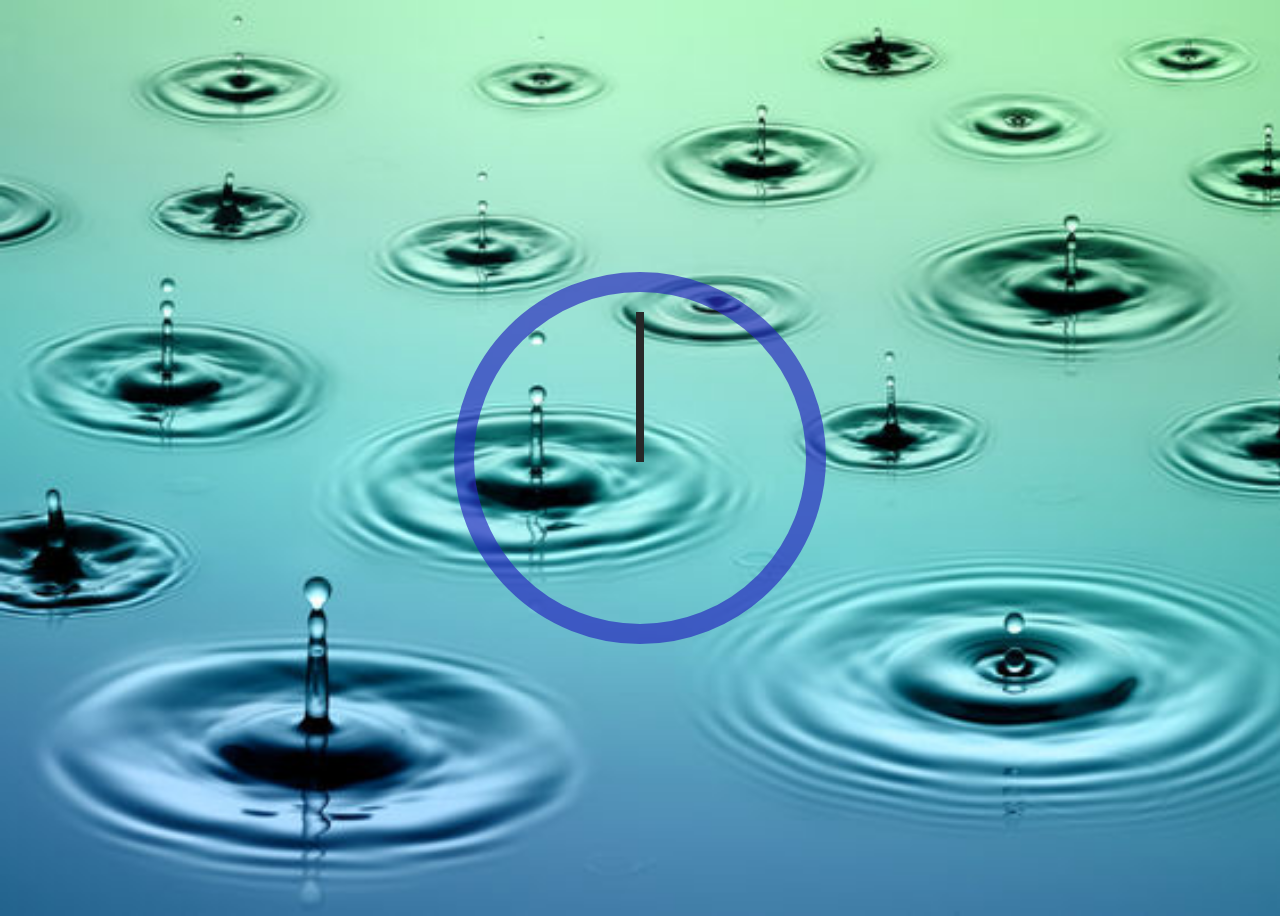
<file: CSS-JS-clock/index.html>
<!DOCTYPE html>
<html lang="en">

<head>
    <meta charset="UTF-8">
    <meta name="viewport" content="width=device-width, initial-scale=1.0">
    <meta http-equiv="X-UA-Compatible" content="ie=edge">
    <title>Clock</title>
    <link rel="stylesheet" href="clockStyle.css" />
</head>

<body>
    <div class="clock">
        <div class="clock-design">
            <div class="hand hours-hand"></div>
            <div class="hand minutes-hand"></div>
            <div class="hand seconds-hand"></div>
        </div>
    </div>

    <script type="text/javascript" src="clockDom.js" ></script>
</body>

</html>
</file>
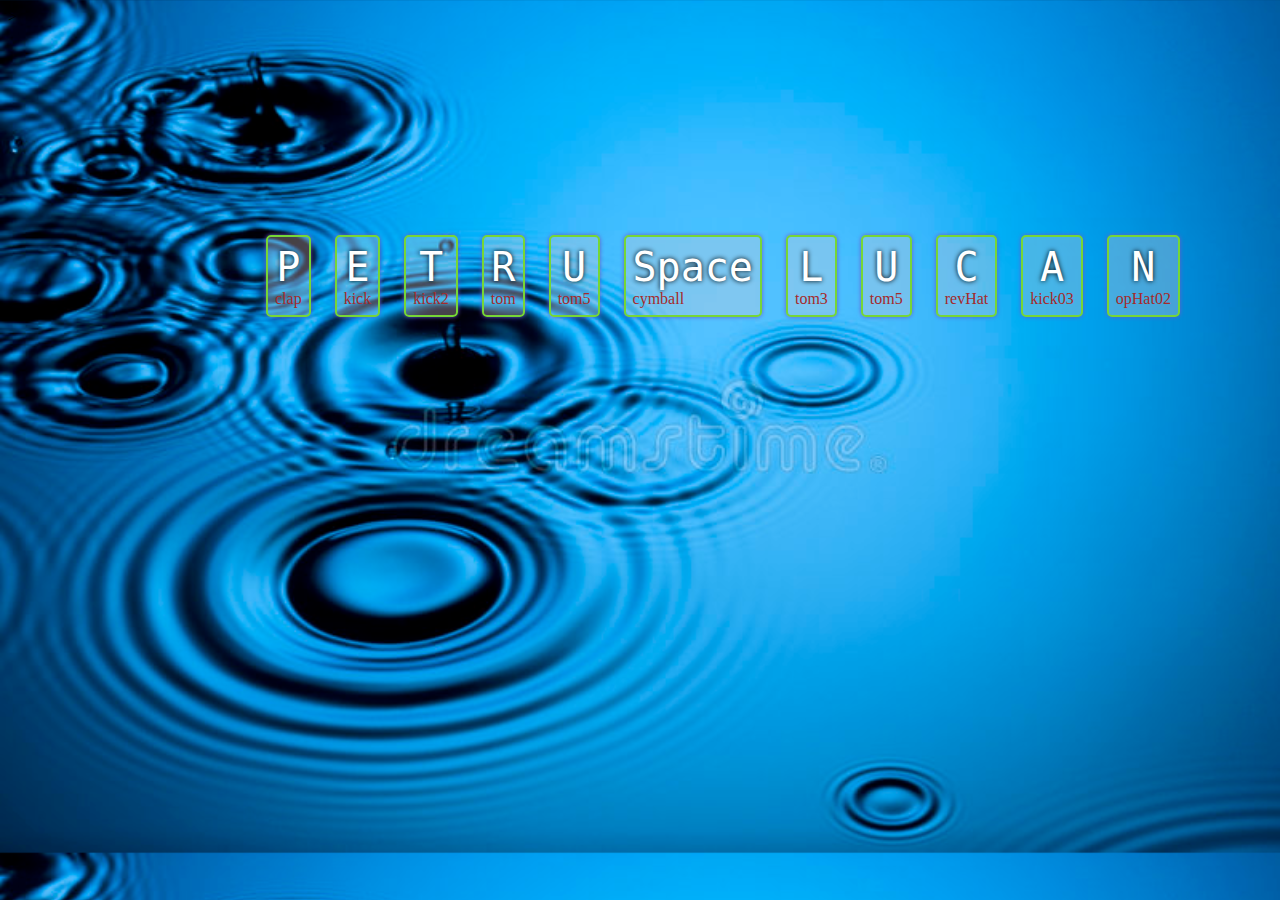
<file: drumKIT/index.html>
<!DOCTYPE html>
<html lang="en">

<head>
    <meta charset="UTF-8">
    <meta name="viewport" content="width=device-width, initial-scale=1.0">
    <meta http-equiv="X-UA-Compatible" content="ie=edge">
    <title>Drum-kit</title>
    <link rel="stylesheet" href="drumStyle.css" />
</head>

<body>
    <div class="keys">
        <div data-key="80" class="key">
            <kbd>P</kbd>
            <span class="sound">clap</span>
        </div>

        <div data-key="69" class="key">
            <kbd>E</kbd>
            <span class="sound">kick</span>
        </div>

        <div data-key="84" class="key">
            <kbd>T</kbd>
            <span class="sound">kick2</span>
        </div>

        <div data-key="82" class="key">
            <kbd>R</kbd>
            <span class="sound">tom</span>
        </div>

        <div data-key="85" class="key">
            <kbd>U</kbd>
            <span class="sound">tom5</span>
        </div>

        <div data-key="32" class="key">
            <kbd>Space</kbd>
            <span class="sound">cymball</span>
        </div>

        <div data-key="76" class="key">
            <kbd>L</kbd>
            <span class="sound">tom3</span>
        </div>

        <div data-key="85" class="key">
            <kbd>U</kbd>
            <span class="sound">tom5</span>
        </div>

        <div data-key="67" class="key">
            <kbd>C</kbd>
            <span class="sound">revHat</span>
        </div>

        <div data-key="65" class="key">
            <kbd>A</kbd>
            <span class="sound">kick03</span>
        </div>

        <div data-key="78" class="key">
            <kbd>N</kbd>
            <span class="sound">opHat02</span>
        </div>
    </div>

    <audio data-key="80" src="sounds/clap.wav"></audio>
    <audio data-key="69" src="sounds/kick1.wav"></audio>
    <audio data-key="84" src="sounds/kick2.wav"></audio>
    <audio data-key="82" src="sounds/tom1.wav"></audio>
    <audio data-key="85" src="sounds/tom5.wav"></audio>
    <audio data-key="32" src="sounds/cymball2.wav"></audio>
    <audio data-key="76" src="sounds/tom3.wav"></audio>
    <audio data-key="67" src="sounds/revhat.wav"></audio>
    <audio data-key="65" src="sounds/kick3.wav"></audio>
    <audio data-key="78" src="sounds/ophat02.wav"></audio>

     <script type="text/javascript" src="drumDom.js"></script>>
</body>

</html>
</file>
<file: CSS-JS-clock/clockStyle.css>
body{
    align-items: center;
    display:flex;
    float: 1px;
    min-height: 100vh;
    background-image: url(raindrops.jpg);
    background-size: cover;
}

.clock{
    border:20px solid rgba(37, 37, 189, 0.664);
    width:300px;
    height:300px;
    border-radius: 190px;
    margin: 5px auto;
    position:relative;
    padding:1rem;

}
.clock-design{
    position:relative;
    width:100%;
    height:100%;

}
.hand{
    width:50%;
    height:8px;
    background: rgba(39, 38, 38, 0.726);
    position: absolute;
    top:50%;
    transform-origin: 100%;
    transform: rotate(90deg);
    transition: all 0.05s;
    transition-timing-function: cubic-bezier(.03,2.14,.43,1);
}
</file>
<file: drumKIT/drumStyle.css>
body{
  background-image: url(images.jpg);  
  background-size: cover;
}
.keys{
    position:absolute;
    top:25%;
    left:20%;
}
.key{
    display: inline-block;
border: 2px solid rgb(118, 214, 54);
border-radius: 5px;
margin:10px;
padding:7px;
color:white;
box-shadow:0 0 4px slateblue;
transition: all 0.07s;
background-color: rgba(224, 210, 210, 0.315)
}
.key kbd{
    display: block;
    text-align: center;
    font-size: 40px;
    text-shadow: 0 0 5px black;
    
}
.playing{
    transform:scale(1.1);
    border-color:black;
    box-shadow: 0 0 5px black;
}
.sound {
    color:brown;
    text-align: center;
}
</file>
